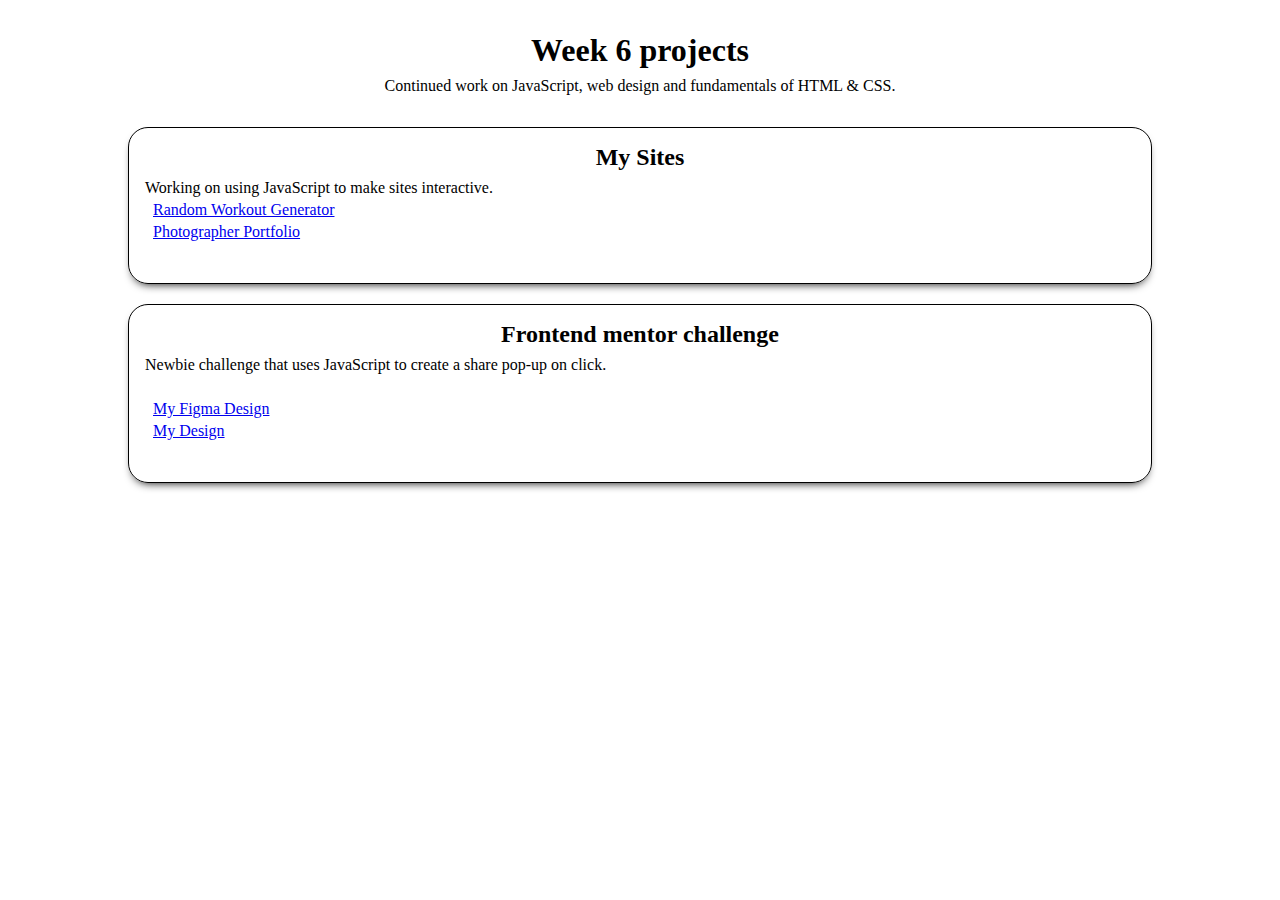
<file: index.html>
<!DOCTYPE html>
<html lang="en">
<head>
    <meta charset="UTF-8">
    <meta http-equiv="X-UA-Compatible" content="IE=edge">
    <meta name="viewport" content="width=device-width, initial-scale=1.0">
    <title>Week 6 Projects</title>

    <link rel="stylesheet" href="./style.css">
</head>
<body>
    <header>
        <h1>Week 6 projects</h1>
        <p>
            Continued work on JavaScript, web design and fundamentals of HTML & CSS. 
        </p>
    </header>
    <main>

        <section class="my-sites">
            <h2>My Sites</h2>
            <p>
                Working on using JavaScript to make sites interactive. 
            </p>

            <ul>
                <li><a href="./Sites/Random-workout-generator/index.html" target="_blank">Random Workout Generator</a></li>
                <li><a href="./Sites/Photographers-portfolio/index.html" target="_blank">Photographer Portfolio</a></li>
                <li><a href="#"  target="_blank" ></a></li>
            </ul>
        </section>
        
        <section class="FEM">
            <h2>Frontend mentor challenge</h2>
            <p>Newbie challenge that uses JavaScript to create a share pop-up on click. </p>
            <ul>
                <li><a href="https://www.frontendmentor.io/challenges/article-preview-component-dYBN_pYFT" target="_blank" ></a></li>
                <li><a href="https://www.figma.com/file/vffA38IzhHn9M9afn1CbD2/FEM---Article-Preview" target="_blank"  >My Figma Design</a></li>
                <li><a href="./FEM/index.html" target="_blank">My Design</a></li>
                <li><a href="#" ></a></li>
            </ul>
        </section>

    </main>
</body>
</html>
</file>
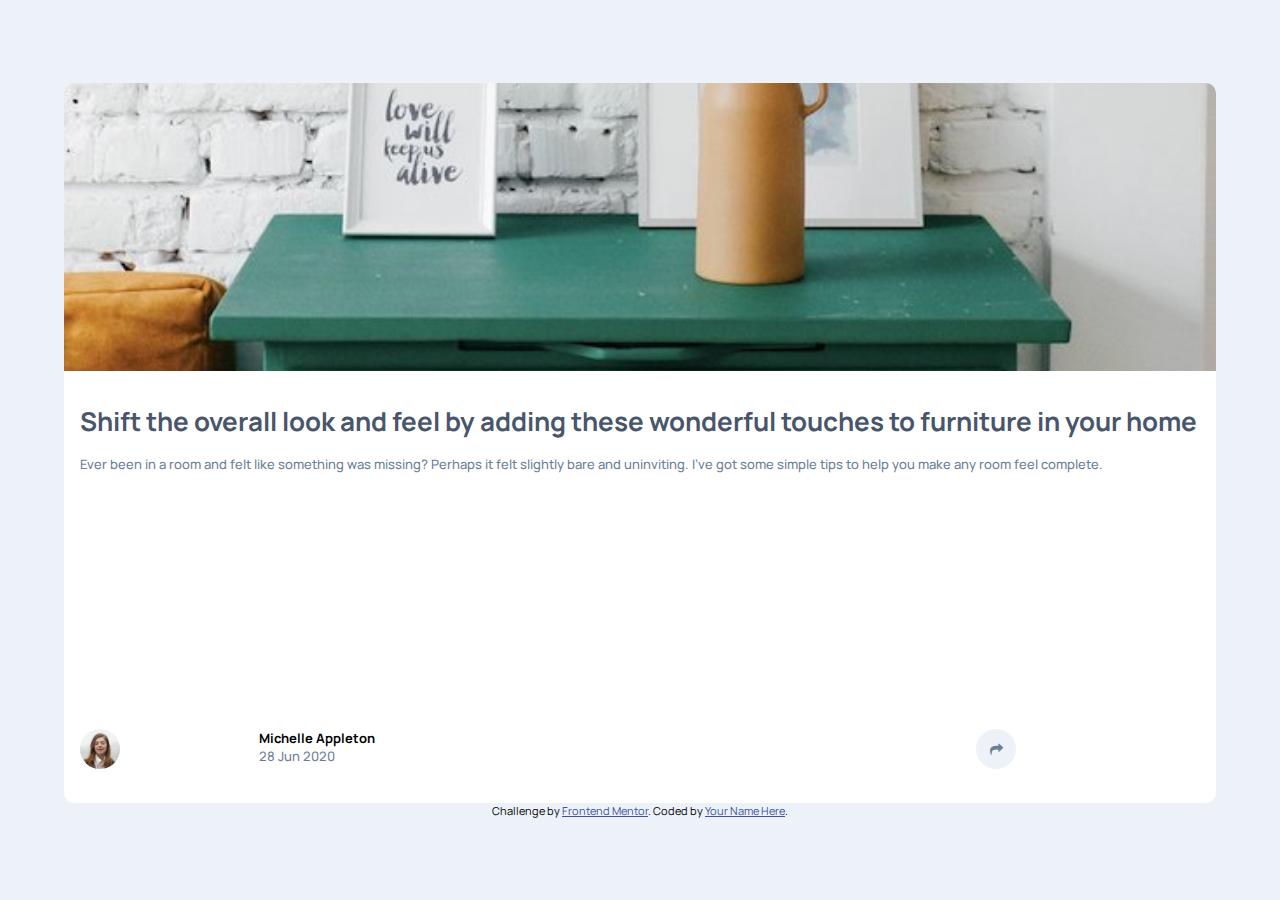
<file: FEM/index.html>
<!DOCTYPE html>
<html lang="en">
<head>
  <meta charset="UTF-8">
  <meta name="viewport" content="width=device-width, initial-scale=1.0"> <!-- displays site properly based on user's device -->

  <link rel="icon" type="image/png" sizes="32x32" href="./images/favicon-32x32.png">
  
  <title>Frontend Mentor | Article preview component</title>


  <!-- Google Fonts -->
  <link rel="preconnect" href="https://fonts.googleapis.com">
  <link rel="preconnect" href="https://fonts.gstatic.com" crossorigin>
  <link href="https://fonts.googleapis.com/css2?family=Manrope:wght@400;700&display=swap" rel="stylesheet">



  <!-- fontawesome for icons -->
  <link rel="stylesheet" href="https://cdnjs.cloudflare.com/ajax/libs/font-awesome/4.7.0/css/font-awesome.min.css">

  <!-- custom CSS -->
  <link rel="stylesheet" href="./style.css">


  <!-- Feel free to remove these styles or customise in your own stylesheet 👍 -->
  <style>
    .attribution { font-size: 11px; text-align: center; }
    .attribution a { color: hsl(228, 45%, 44%); }
  </style>
</head>
<body>

  <main>
    <section class="main-img"></section>

    <section class="text-area">
      <h1>
        Shift the overall look and feel by adding these wonderful 
        touches to furniture in your home
      </h1>

      <p>
        Ever been in a room and felt like something was missing? Perhaps 
        it felt slightly bare and uninviting. I’ve got some simple tips 
        to help you make any room feel complete.
      </p>
    </section>

    <section class="avatar-share">

      <div class="container">
        <div class="avatar">
          <div class="profile"></div>
          <div class="name">
              <h4>Michelle Appleton</h4>
              <p>28 Jun 2020</p>
          </div>
        </div> 
        <div class="hidden share">
          <p>Share</p>
          <ul>
            <li><i class="fa fa-facebook-square fa-2x"></i></li>
            <li><i class="fa fa-twitter fa-2x"></i></li>
            <li><i class="fa fa-pinterest fa-2x"></i></li>
          </ul>
        </div>
      </div>
      
      

      <div class="share-icon" id="share">
        <i class="fa fa-share " id="share-icon"></i>
      </div>
      
    </section>
  </main>

  

  

  
  

  
  
  <div class="attribution">
    Challenge by <a href="https://www.frontendmentor.io?ref=challenge" target="_blank">Frontend Mentor</a>. 
    Coded by <a href="#">Your Name Here</a>.
  </div>


  <script src="./index.js"></script>
</body>
</html>
</file>
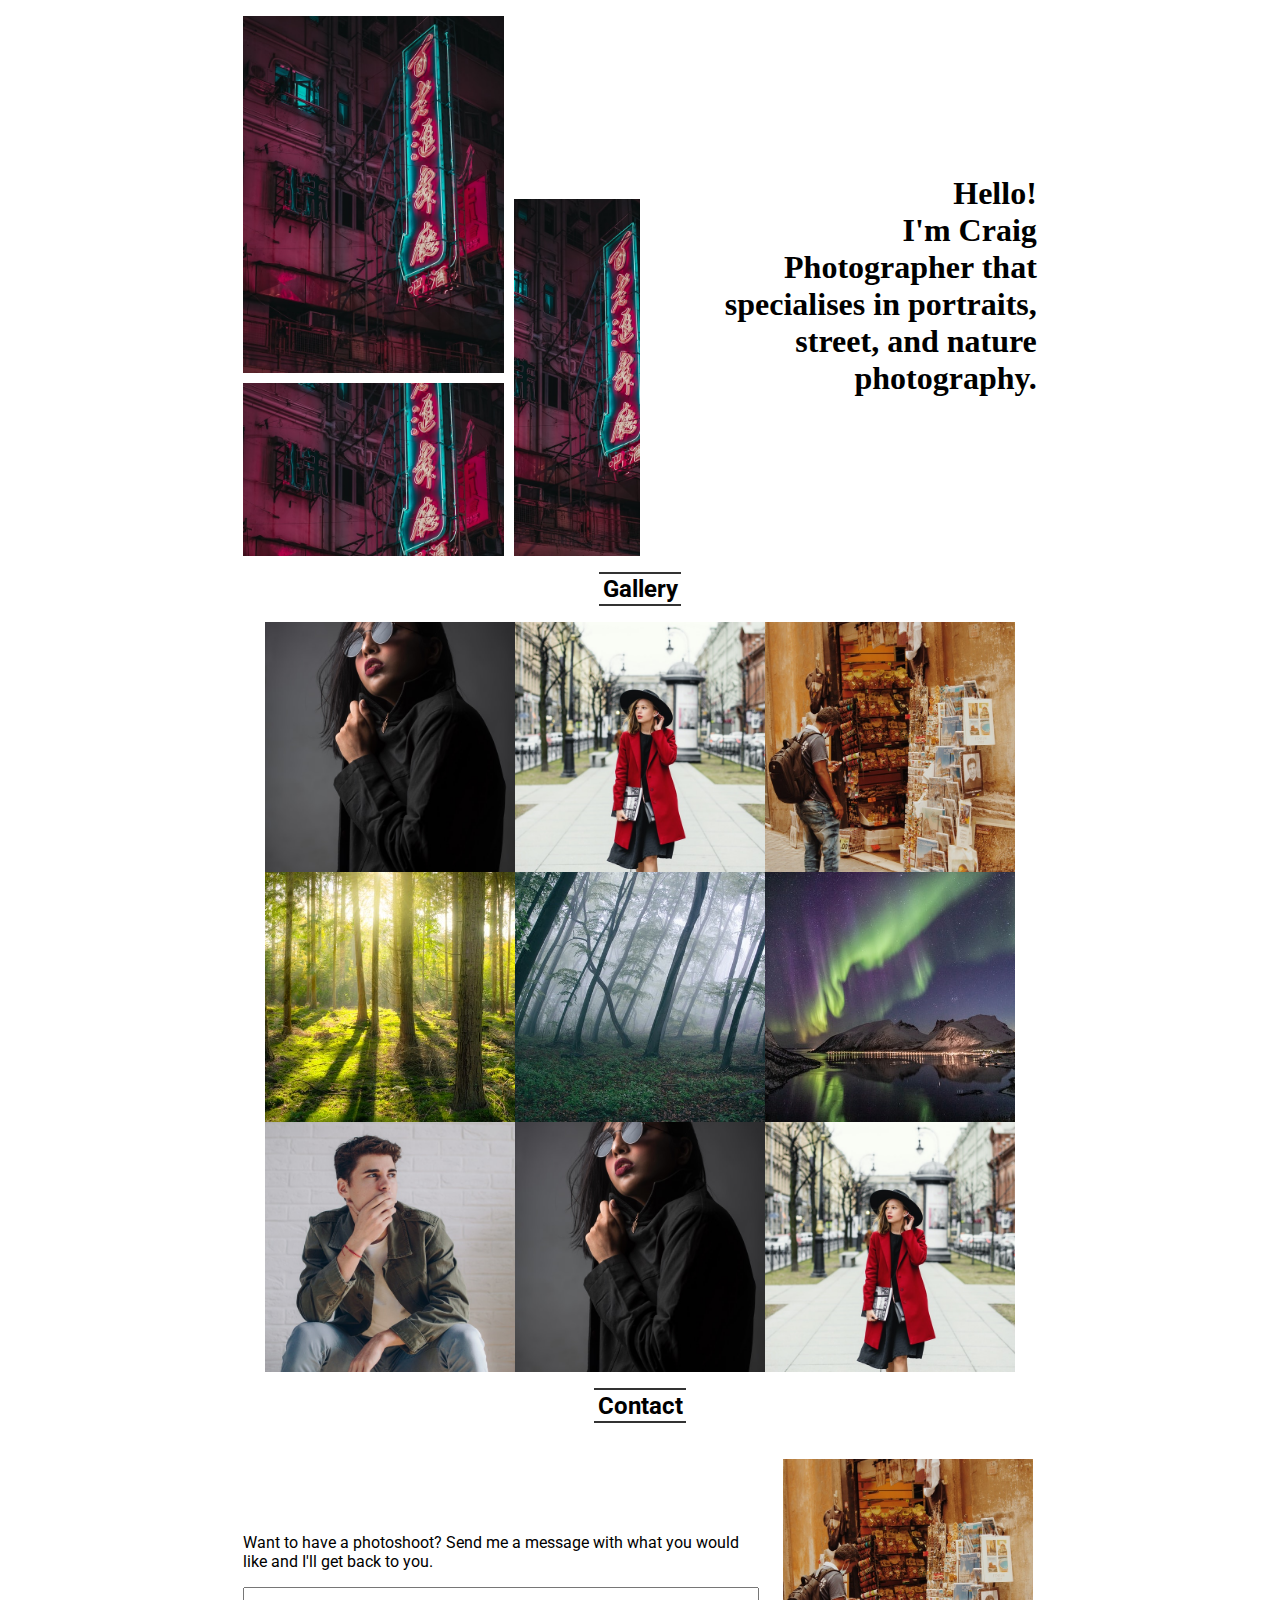
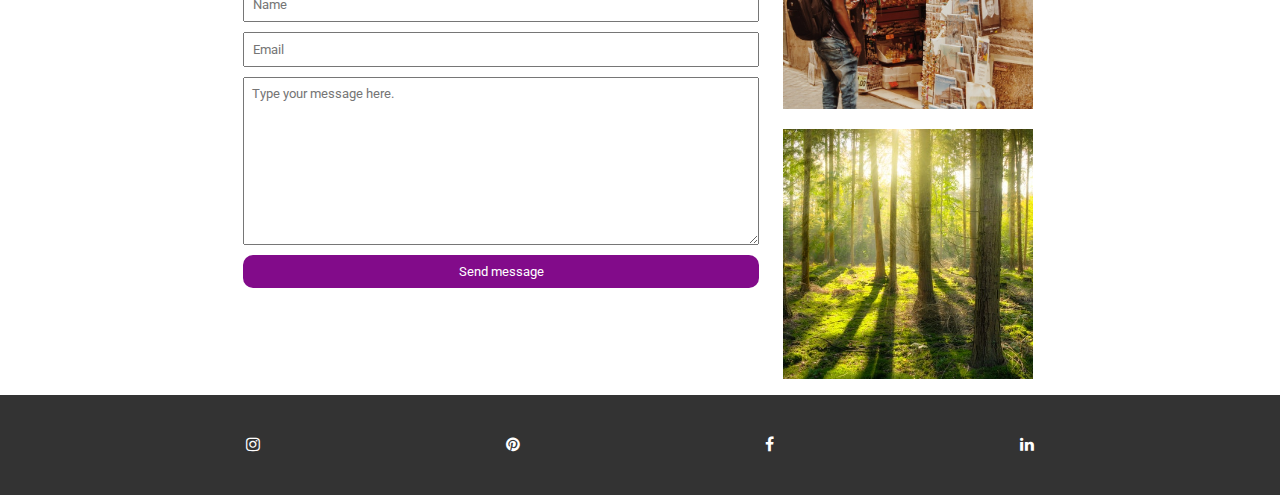
<file: Sites/Photographers-portfolio/index.html>
<!DOCTYPE html>
<html lang="en">
<head>
    <meta charset="UTF-8">
    <meta http-equiv="X-UA-Compatible" content="IE=edge">
    <meta name="viewport" content="width=device-width, initial-scale=1.0">
    <title>Sites | Photographer's portfolio</title>


    <!-- google fonts -->
    <link rel="preconnect" href="https://fonts.googleapis.com">
    <link rel="preconnect" href="https://fonts.gstatic.com" crossorigin>
    <link href="https://fonts.googleapis.com/css2?family=Permanent+Marker&family=Roboto:ital,wght@0,100;0,400;0,700;1,400&display=swap" rel="stylesheet">

    <!-- font awesome -->
    <link rel="stylesheet" href="https://cdnjs.cloudflare.com/ajax/libs/font-awesome/4.7.0/css/font-awesome.min.css">

    <!-- custom CSS -->
    <link rel="stylesheet" href="./style.css">

</head>
<body>


    <main>

        <section class="header">
            <div class="container">
                <div class="headline-img img">
                    <div class="text">Photo by airam-datoon from Pexels</div>
                </div>
                <div class="sub-img1 hidden img">
                    <div class="text">Photo by HARSH KUSHWAHA from Pexels</div>
                </div>
                <div class="sub-img2 hidden img">
                    <div class="text">Photo by HARSH KUSHWAHA from Pexels</div>
                </div>
            </div>
            <div class="headline">
                <h1>
                    Hello! <br>
                    I'm Craig <br>
                    Photographer that specialises in portraits, street, and nature photography. 

                </h1>
            </div>
        </section>

        <section class="gallery">
            <h2>Gallery</h2>
            <div class="container">
                <div class="img img-harsh">
                    <!-- <img src="./assets/pexels-harsh-kushwaha-1689731.jpg" alt=""> -->
                    <div class="text">Photo by HARSH KUSHWAHA from Pexels</div>
                </div>
                <div class="img img-ksenia">
                    <!-- <img src="./assets/pexels-ksenia-chernaya-3951783.jpg" alt=""> -->
                    <div class="text">Photo by Ksenia Chernaya from Pexels</div>
                </div>
                <div class="img img-marina">
                    <!-- <img src="./assets/pexels-marina-gr-9880089.jpg" alt=""> -->
                    <div class="text">Photo by Marina Gr from Pexels</div>
                </div>
                <div class="img img-skitterphoto">
                    <!-- <img src="./assets/pexels-skitterphoto-240040.jpg" alt=""> -->
                    <div class="text">Skitterphoto</div>
                </div>
                <div class="img img-snapwire">
                    <!-- <img src="./assets/pexels-snapwire-6992.jpg" alt=""> -->
                    <div class="text">Snapwire</div>
                </div>
                <div class="img img-tobias">
                    <!-- <img src="./assets/pexels-tobias-bjørkli-2113566.jpg" alt=""> -->
                    <div class="text">Photo by Tobias Bjørkli from Pexels</div>
                </div>
                <div class="img img-martin">
                    <!-- <img src="./assets/pexels-martin-péchy-594610.jpg" alt=""> -->
                    <div class="text">Photo by Martin Péchy from Pexels</div>
                </div>
                <div class="img img-harsh">
                    <!-- <img src="./assets/pexels-harsh-kushwaha-1689731.jpg" alt=""> -->
                    <div class="text">Photo by HARSH KUSHWAHA from Pexels</div>
                </div>
                <div class="img img-ksenia">
                    <!-- <img src="./assets/pexels-ksenia-chernaya-3951783.jpg" alt=""> -->
                    <div class="text">Photo by Ksenia Chernaya from Pexels</div>
                </div>
            </div>
        </section>



        <section class="contact">
            <h2>Contact</h2>
            <div class="container-form">
                <p>Want to have a photoshoot? Send me a message with what you would like and I'll get back to you. </p>
            
                <form autocomplete="off">
                    <input type="text" name="name" id="name" placeholder="Name" autocomplete="name">
                    <input type="email" name="email" id="email" placeholder="Email">
                    <textarea name="message" id="message" cols="30" rows="10" placeholder="Type your message here. "></textarea>
                    <button type="submit">Send message</button>
                </form>
            </div>

            <div class="container">
                <div class="img img-marina">
                    <!-- <img src="./assets/pexels-marina-gr-9880089.jpg" alt=""> -->
                    <div class="text">Photo by Marina Gr from Pexels</div>
                </div>
                <div class="img img-skitterphoto">
                    <!-- <img src="./assets/pexels-skitterphoto-240040.jpg" alt=""> -->
                    <div class="text">Skitterphoto</div>
                </div>
            </div>
        </section>
    </main>


    <footer>    
        <ul>
            <li><i class="fa fa-instagram"></i></li>
            <li><i class="fa fa-pinterest"></i></li>
            <li><i class="fa fa-facebook"></i></li>
            <li><i class="fa fa-linkedin"></i></li>
        </ul>

    </footer>
    
</body>
</html>
</file>
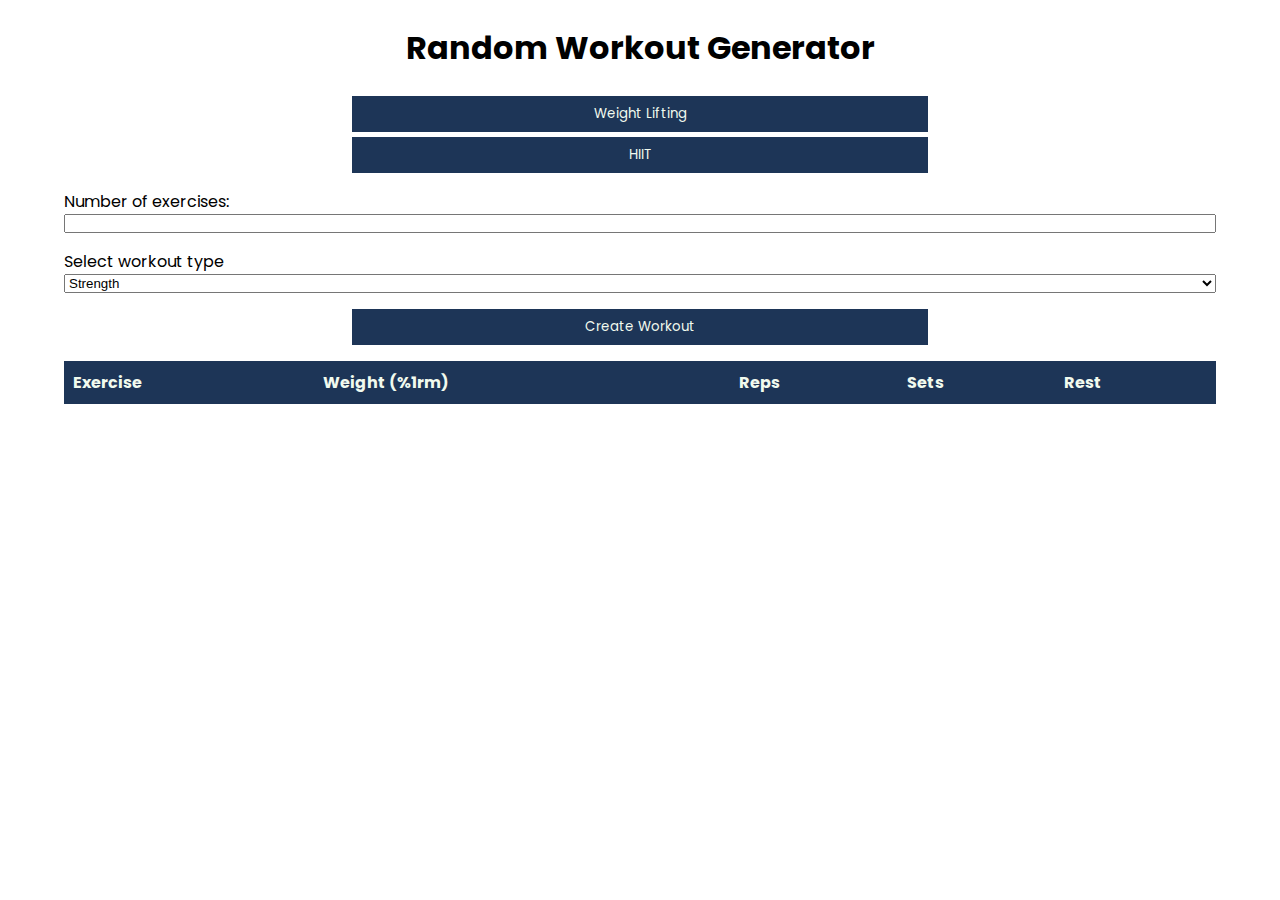
<file: Sites/Random-workout-generator/index.html>
<!DOCTYPE html>
<html lang="en">
<head>
    <meta charset="UTF-8">
    <meta http-equiv="X-UA-Compatible" content="IE=edge">
    <meta name="viewport" content="width=device-width, initial-scale=1.0">
    <title>Sites | Random Workout Generator</title>

    <!-- Google Fonts -->
    <link rel="preconnect" href="https://fonts.googleapis.com">
    <link rel="preconnect" href="https://fonts.gstatic.com" crossorigin>
    <link href="https://fonts.googleapis.com/css2?family=Poppins:wght@400;500;700;800;900&display=swap" rel="stylesheet">

    <!-- Custom CSS -->
    <link rel="stylesheet" href="./style.css">
</head>
<body>

    <main>
        <h1>
            Random Workout Generator
        </h1>


        <section class="exerciseType">
            <button id="selectWeightLifting">Weight Lifting</button>
            <button id="selectHiit">HIIT</button>
        </section>

        <section id="weightLifting">

            <form>
                <div class="form-item">
                    <label for="numberExcersie">Number of exercises:</label>
                    <input type="number" name="numberExercises" id="numberExercises" max="32">
                </div>
                <div class="form-item">
                    <label for="workoutType">Select workout type</label>
                    <select name="workoutType" id="workoutType">
                        <option value="Strength">Strength</option>
                        <option value="Hypertrophy">Hypertrophy</option>
                        <option value="Endurance">Endurance</option>
                    </select>
                </div>
                <button type="button" id="btnWeightLiftingWorkout">Create Workout</button>
            </form>
            
        </section>

        <section id="hiit" class="hidden">
            <form>
                <div class="form-item">
                    <label for="numberExercisesHiit">Number of exercises:</label>
                    <input type="number" name="numberExercisesHiit" id="numberExercisesHiit"  max="35">
                </div>
                <div class="form-item">
                    <label for="hiitRounds">Number of rounds:</label>
                    <input type="number" name="hiitRounds" id="hiitRounds">
                </div>
                <div class="form-item">
                    <label for="hiitWork">Working time (seconds):</label>
                    <input type="number" name="hiitWork" id="hiitWork" placeholder="30">
                </div>
                <div class="form-item">
                    <label for="hiitRest">Rest time (seconds):</label>
                    <input type="number" name="hiitRest" id="hiitRest" placeholder="30">
                </div>
                <button type="button" id="btnHiitWorkout">Create Workout</button>
            </form>
        </section>

        

    

        <section id="exerciseTable">

        

        </section>
    </main>


    <script src="./index.js"></script>
    
</body>
</html>
</file>
<file: style.css>
* {
    padding: 0; 
    margin: 0; 
    box-sizing: border-box; 
}


header {
    margin: 2rem 0; 
    text-align: center; 
}

li {
    list-style: none;
    margin: 0.25rem;
}
a {
    padding: 0.25rem;
}

p {
    margin-top: 0.5rem;
}



main {
    width: 80%; 
    margin: 0 auto;
    display: grid; 
    grid-template-columns: 1fr;
    gap: 20px; 
}

section { 
    border: 1px solid black; 
    padding: 1rem;
    border-radius: 20px; 
    box-shadow: 0 5px 10px -5px;
}

section h2 {
    text-align: center;
}

a:hover {
    background-color: blue; 
    color: white; 

}
</file>
<file: FEM/style.css>
/* set up variables */

:root {
    --darkGrayBlue: hsl(217, 19%, 35%); 
    --darkBlue: hsl(214, 17%, 51%); 
    --grayBlue: hsl(212, 23%, 69%);
    --lightGrayBlue: hsl(210, 46%, 95%);

    --ff: 'Manrope', sans-serif;
    --fs: 13px;

}

* { 
    margin: 0; 
    padding: 0; 
    box-sizing: border-box; 
}

body {
    font-family: var(--ff); 
    font-size: var(--fs); 
    background-color: var(--lightGrayBlue); 
    display: flex; 
    justify-content: center;
    align-items: center;
    flex-direction: column; 
    height: 100vh;
}

main {
    width: 90%; 
    height: 80%;
    background-color: white; 
    display: grid; 
    grid-template-rows:  40fr 45fr 15fr; 
    grid-template-areas: "image"
        "main"
        "share"
    ;
    border-radius: 10px;
    overflow: hidden; 
}

h1, h2 {
    color: var(--darkGrayBlue); 
    font-weight: 700;
}

p {
    color: var(--darkBlue); 
    font-weight: 500;
}

section { 
    padding: 1rem;
    
}


ul { 
    display: flex;
    justify-content: space-evenly;

}

li {
    list-style-type: none;
}

.hidden > * {
    display: none;
}


/* Image */
.main-img {
    background: url('./images/drawers.jpg'); 
    background-position: center;
    background-size: cover;
    background-repeat: no-repeat; 
    grid-area: image;
}


/* Text area */
.text-area {
    margin: 1rem 0;
    grid-area: main;

}

.text-area p { 
    margin-top: 1rem;
}


/* Avatar & share section */

.avatar-share { 
    grid-area: share;
    display: grid; 
    grid-template-columns: 4fr 1fr;
    align-items: center;
    justify-content: center;
}
.avatar-share-active { 
    position: relative;
    background-color: var(--darkGrayBlue); 
}


.avatar {
    display: grid; 
    grid-template-columns: 1fr 4fr;
}



.profile {
    background: url('./images/avatar-michelle.jpg'); 
    height: 40px; 
    width: 40px; 
    background-position: center; 
    background-size: contain;
    border-radius: 50%; 
}

.share {
    display: grid;
    grid-template-columns: 1fr 4fr;
    align-items: center;
    justify-content: center;
    position: relative;
    color: var(--lightGrayBlue); 
    height: 100%; 
    position: relative;
}



.share p { 
    color: var(--lightGrayBlue);
    text-transform: uppercase;
    letter-spacing: 0.5rem;
    opacity: 70%;
}



/* icon */

.share-icon { 
    
    background-color: var(--lightGrayBlue); 
    height: 40px; 
    width: 40px; 
    border-radius: 50%; 
    color: var(--darkBlue);
    position: relative;

}

.share-icon i {
    position: absolute; 
    top: 50%; 
    left: 50%; 
    transform: translate(-50%,-50%); 

} 

.share-icon-clicked { 
    background-color: var(--darkBlue);
    color: white;
}




@media screen and (min-width: 90em) { 

    main { 
        width: 60%;
        height: 50%;
        grid-template-columns: 1fr 1fr; 
        grid-template-rows: 4fr 1fr;
        grid-template-areas:
            "image main"
            "image share"
        ;
        justify-content: center;
    }

    section {
        padding: 0 1rem;
    }

    .text-area {
        align-self: center;
    }

    .avatar-share {
        padding-bottom: 1rem;
        position: relative;
        background-color: white;
    }

    

    .share:after,
    .share:before { 
        position: absolute; 
        content: ""; 
        height: 30%; 
        width: 10%;
        bottom:0; 
        background-color: var(--darkGrayBlue); 
    }
    .share:after {
        transform: skew(0, -20DEG);
        left: 50%;
    }
    .share:before { 
        transform: skew(0, 20DEG);
        right: 50%;
    }

  

    

}
</file>
<file: Sites/Photographers-portfolio/style.css>
* {
    padding: 0; 
    margin: 0;
    box-sizing: border-box;
}

/* Generic styling */
body {
    font-family: 'Roboto', sans-serif;
    height:100vh; 
    width: 100%;
    margin:0; 
    overflow-x: hidden; 
    display: grid;
}

main {
    display:grid; 
    grid-template-rows: repeat(3, min(1fr, 500px));
    width: 100%; 
    padding: 1rem;

}

h1 {
    font-family: 'Permanent Marker', cursive;
    text-align: right;
    
}

h2 {
    text-align: center;
    margin: 1rem auto;
    padding: 0.2rem;
    position: relative;
    width: -moz-fit-content;
    width: fit-content;
}

h2:before {
    position: absolute;
    content: ""; 
    height: 2px; 
    width: 100%; 
    top: 0;
    left: 0;
    background-color: #333;
}

h2:after {
    position: absolute;
    content: ""; 
    height: 2px; 
    width: 100%; 
    bottom:0;
    left: 0;
    background-color: #333;
}

li {
    list-style: none;
    cursor: pointer;
}

li:hover {
    color: #EEEEEE;
}

form {
    margin: 1rem 0;
    display: grid; 
    gap: 10px; 
}

form > * {
    padding: 0.5rem;
    font-family: inherit; 
}

input:focus, textarea:focus {
    outline: 1px solid #820B8A;
}

button { 
    background-color: #820B8A; 
    border: 1px solid transparent; 
    border-radius: 10px; 
    color: white; 
    font-family: inherit;

}


button:hover, 
button:focus {
    background-color: #04080F; 
}


.header {
    display: grid; 
    grid-template-columns: 1fr 1fr;
}


div .hidden { 
    display: none;
}

/* footer */

footer {
    background-color: #333; 
    height: max(10vh,100px);
    color: white; 
    margin-top: auto;
    width: 100%; 
}

footer ul {
    height: 100%; 
    display: flex; 
    justify-content: space-evenly;
    align-items: center;
}



/* Header section */

/* main image */

div .headline-img {
    background: url("./assets/pexels-airam-datoon-3389817.jpg");
    height: 100%; 
    width: 100%; 
    
    background-size: cover;
    background-position: center; 
    background-repeat: no-repeat;
}



/* Gallery */

.gallery .container {
    /* display: grid; 
    grid-template-columns: repeat(auto-fill,  minmax(200px,1fr));  */
    /* gap: 5px; */

    display: flex; 
    flex-wrap: wrap;
    justify-content: center;
    margin: auto;
}


.img {
    background: url('./assets/pexels-airam-datoon-3389817.jpg'); 
}

.img-harsh {
    background: url("./assets/pexels-harsh-kushwaha-1689731.jpg"); 
}

.img-ksenia {
    background: url("./assets/pexels-ksenia-chernaya-3951783.jpg"); 
}

.img-marina {
    background: url("./assets/pexels-marina-gr-9880089.jpg"); 
}

.img-skitterphoto {
    background: url("./assets/pexels-skitterphoto-240040.jpg"); 
}

.img-snapwire {
    background: url("./assets/pexels-snapwire-6992.jpg");
}

.img-tobias {
    background: url("./assets/pexels-tobias-bjørkli-2113566.jpg"); 
}

.img-martin {
    background: url("./assets/pexels-martin-péchy-594610.jpg"); 
}

.img {
    height: 150px; 
    width: 150px;
    position: relative;
    display: flex;
    justify-content: center;
    cursor: pointer;  
    background-size: cover;
    background-position: center; 
    background-repeat: no-repeat;


}





.img .text {
    position: absolute; 
    opacity: 0; /* Standard compliant browsers */
   -moz-opacity: 0; /* Firefox and Mozilla browsers */
   -webkit-opacity: 0; /* WebKit browser e.g. Safari */
    height: 100%; 
    width: 100%; 
    background-color: rgba(0,0,0,0.5);
    color: white; 
    transition: opacity 1s; 
    display: flex; 
    justify-content: center;
    align-items: center;
    text-align: center; 
}


.img:hover .text {
    opacity: 1; /* Standard compliant browsers */
   -moz-opacity: 1; /* Firefox and Mozilla browsers */
   -webkit-opacity: 1; /* WebKit browser e.g. Safari */
}


/* contact section */

.contact .container { 
    display: grid; 
    gap: 20px;
    justify-content: center;
}

/* Media queries */

@media screen and (min-width: 48em) {

    main {
        width: 80%;
        margin: 0 auto;
        grid-template-rows: 60vh auto;
    }

    .img {
        height: 250px; 
        width: 250px; 
    }

    .header {
        align-items: center; 
        width: 80%;
        margin: 0 auto;
    }


    .header .container {
        height: 60vh; 
        display: grid; 
        grid-template-columns: repeat(3,1fr);
        grid-template-rows: repeat(3,1fr); 
        grid-template-areas: "main-img main-img ."
            "main-img main-img sub-img1"
            "sub-img2 sub-img2 sub-img1"
        ;  
        gap: 10px;

    }

    .headline-img {
        grid-area: main-img; 
    }

    .sub-img1 {
        grid-area: sub-img1; 
        height: 100%; 
        width: 100%;
    }
    .sub-img2 {
        grid-area: sub-img2; 
        height: 100%; 
        width: 100%;
    }

    div .hidden { 
        display: block;
    }

   


    .contact { 
        width: 80%; 
        margin: 0 auto;
        display: grid; 
        grid-template-columns: 1fr 0.5fr;
        grid-template-areas: "header header" 
            "form images"; 

        align-items: center;
        gap: 20px;
    }

    .contact h2 {
        grid-area: header; 
    }
}
</file>
<file: Sites/Random-workout-generator/style.css>
/* coolors link

https://coolors.co/e63946-f1faee-a8dadc-457b9d-1d3557
*/

:root {
    --primary: #e63946; 
    --secondary: #1d3557;
    --tertiary: #f1faee; 
    --quaternary: #a8dadc;
    --quinary: #457b9d;
}


* {
    margin: 0; 
    padding: 0; 
    box-sizing: border-box;
}

body {
    font-family: 'Poppins', sans-serif;
}

main {
    width: 90%; 
    margin: 1.5rem auto;
}

h1 {
    text-align: center;
    margin-bottom: 1.5rem;
}
section {
    margin-bottom: 1rem;
}

button {
    padding: 0.5rem;   
    border: none; 
    background: var(--secondary);
    color: var(--tertiary);
    width: 50%; 
    margin: 0 auto;
    font-family: inherit;
}

button:hover { 
    background-color: var(--primary); 
}

table {
    width: 100%;
    border-spacing: 0;
   border-collapse: collapse;
}

td {
    border: 1px solid var(--secondary);
    padding: 0.5rem;
    word-wrap: break-word;
}

.hidden {
    display: none;
}

.container {
    display: grid;
    grid-template-columns: repeat(5,1fr);
    justify-content: center;
    align-items: stretch;

}

.containerHiit {
    grid-template-columns: repeat(3,1fr);


}

.fw-bold {
    font-weight: bold;
    background-color: var(--secondary);
    color: var(--tertiary);
}

.container > div, .containerHiit > div {
    border: 1px solid var(--secondary);
    padding: 0.5rem;
}


form { 
    display: grid; 
}
 
.form-item {
    display: grid;    
    margin-bottom: 1rem;
} 


.done {
    background: var(--primary); 
}

.exerciseType { 
    display: grid; 
    gap: 5px;
}
</file>
